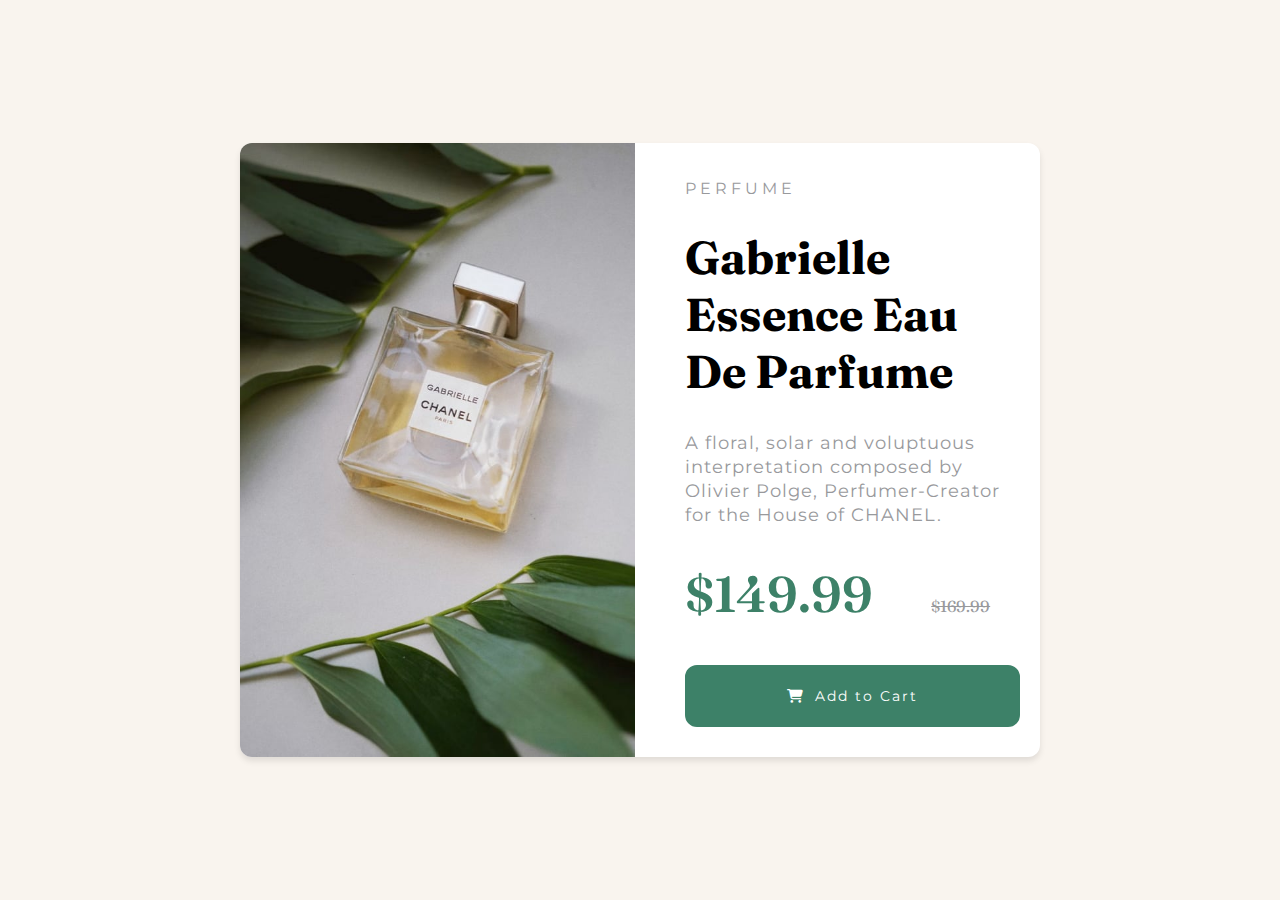
<file: index.html>
<!DOCTYPE html>
<html lang="en">

<head>
    <meta charset="UTF-8">
    <meta name="viewport" content="width=device-width, initial-scale=1.0">
    <title>card</title>
    <link rel="stylesheet" href="cad.css">
    <link rel="stylesheet" href="https://cdnjs.cloudflare.com/ajax/libs/font-awesome/6.7.2/css/all.min.css"
        integrity="sha512-Evv84Mr4kqVGRNSgIGL/F/aIDqQb7xQ2vcrdIwxfjThSH8CSR7PBEakCr51Ck+w+/U6swU2Im1vVX0SVk9ABhg=="
        crossorigin="anonymous" referrerpolicy="no-referrer" />
    <link rel="preconnect" href="https://fonts.googleapis.com">
    <link rel="preconnect" href="https://fonts.gstatic.com" crossorigin>
    <link
        href="https://fonts.googleapis.com/css2?family=Fraunces:ital,opsz,wght@0,9..144,100..900;1,9..144,100..900&display=swap"
        rel="stylesheet">
    <link rel="preconnect" href="https://fonts.googleapis.com">
    <link rel="preconnect" href="https://fonts.gstatic.com" crossorigin>
    <link href="https://fonts.googleapis.com/css2?family=Montserrat:ital,wght@0,100..900;1,100..900&display=swap"
        rel="stylesheet">
</head>

<body>
    <div class="container">
        <div class="card">
            <div class="image-section">
                <img src="image-product-desktop.jpg" alt="no">
            </div>
            <div class="content">
                <p class="perfume">
                    PERFUME
                </p>
                <h1 class="title">Gabrielle<br> Essence Eau<br> De Parfume</h1>
                <p class="description">
                    A floral, solar and voluptuous<br> interpretation composed by<br> Olivier Polge,
                    Perfumer-Creator<br> for the House of CHANEL.
                </p>
                <div class="price-section">
                    <span class="current-price">$149.99</span>
                    <span class="original-price">$169.99</span>
                </div>
                <button class="btn"><i class="fa-solid fa-cart-shopping"></i>Add to Cart</button>

            </div>
        </div>
    </div>
</body>

</html>
</file>
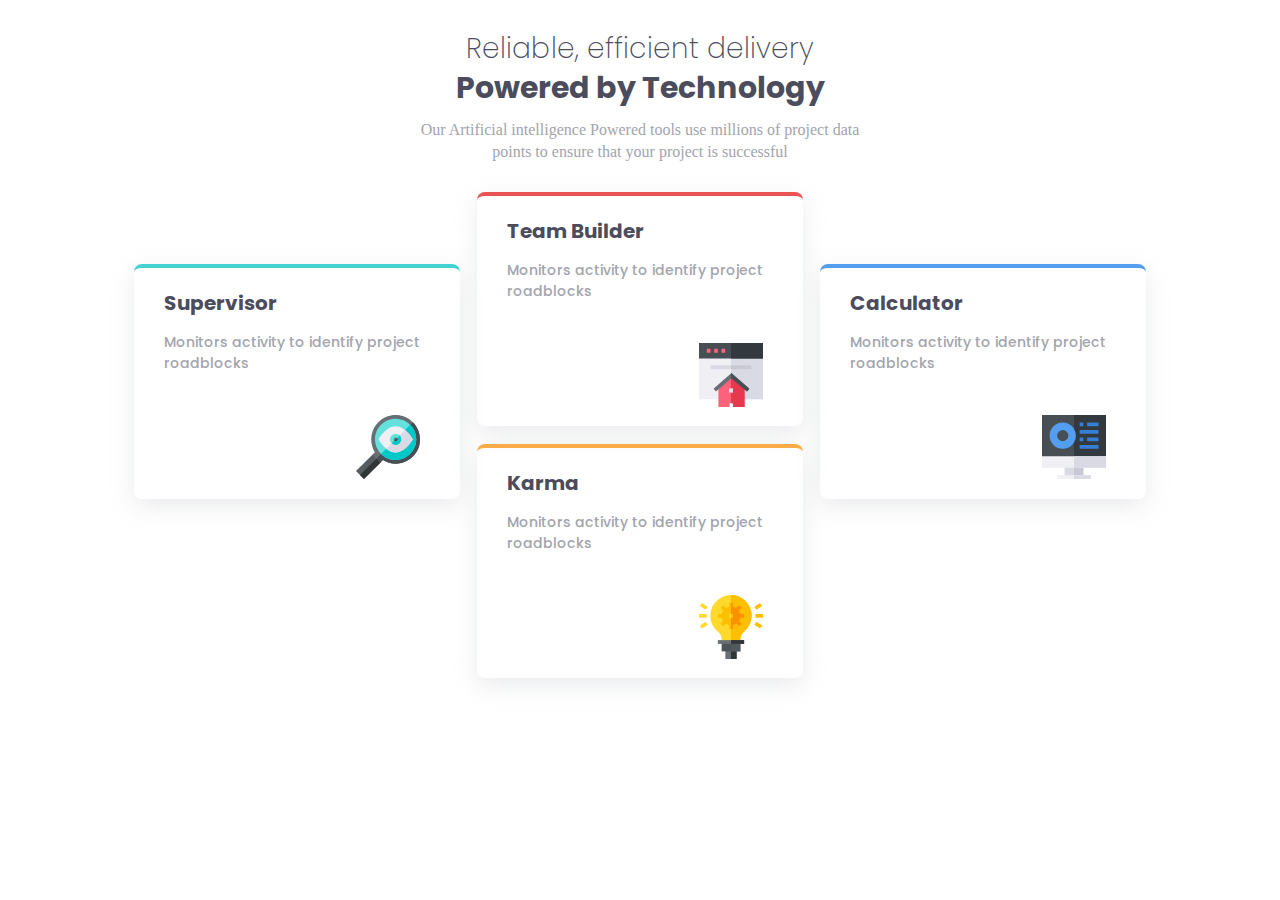
<file: card.html>
<!DOCTYPE html>
<html lang="en">

<head>
    <meta charset="UTF-8">
    <meta name="viewport" content="width=device-width, initial-scale=1.0">
    <title>four</title>
    <link rel="stylesheet" href="style.css">
    <link rel="preconnect" href="https://fonts.googleapis.com">
    <link rel="preconnect" href="https://fonts.gstatic.com" crossorigin>
    <link
        href="https://fonts.googleapis.com/css2?family=Poppins:ital,wght@0,100;0,200;0,300;0,400;0,500;0,600;0,700;0,800;0,900;1,100;1,200;1,300;1,400;1,500;1,600;1,700;1,800;1,900&display=swap"
        rel="stylesheet">
</head>

<body>
    <div class="container">
        <div class="content">
            <h3>Reliable, efficient delivery</h3>
            <h2>Powered by Technology</h2>
            <p>Our Artificial intelligence Powered tools use millions of project data<br> points to ensure that your
                project is successful</p>
        </div>
        <div class="row">
            <div class="card-one">
                <h3>Supervisor</h3>
                <p>Monitors activity to identify project<br> roadblocks</p>
                <img src="icon-supervisor.svg" alt="">
            </div>
            <div class="row2">
                <div class="card-two">
                    <h3>Team Builder</h3>
                    <p>Monitors activity to identify project<br> roadblocks</p>
                    <img src="icon-team-builder.svg" alt="">
                </div>
                <div class="card-3">
                    <h3>Karma</h3>
                    <p>Monitors activity to identify project<br> roadblocks</p>
                    <img src="icon-karma.svg" alt="">
                </div>
            </div>
            <div class="card-4">
                <h3>Calculator</h3>
                <p>Monitors activity to identify project<br> roadblocks</p>
                <img src="icon-calculator.svg" alt="">
            </div>
        </div>

    </div>
</body>

</html>
</file>
<file: cad.css>
.container {
  max-width: 1130px !important;
  width: 100%;
  padding: 0px 50px;
  margin: auto;
  justify-content: center;
  display: flex;
}
body {
  font-family: Arial, sans-serif;
  background-color: #f9f4ee;
  display: flex;
  justify-content: center;
  align-items: center;
  height: 100vh;
  margin: 0;
}

.card {
  display: flex;
  max-width: 800px;
  background-color: #fff;
  border-radius: 12px;
  overflow: hidden;
  box-shadow: 0 4px 6px rgba(0, 0, 0, 0.1);
}
.image-section {
  width: 100%;
}
.image-section img {
  width: 100%;
  height: 100%;
}
.content {
  padding: 24px 60px 20px 60px;
  width: 100%;
}
p.perfume {
  color: #98999c;
  font-size: 16px;
  letter-spacing: 4px;
  font-family: "Montserrat", serif;
}
h1.title {
  font-size: 46px;
  font-weight: 700;
  font-family: "Fraunces", serif;
}
.content {
  padding: 20px 0px 30px 50px;
  width: 90%;
}
p.description {
  font-size: 18px;
  line-height: 24px;
  font-weight: 400;
  letter-spacing: 1px;
  color: #98999c;
  font-family: "Montserrat", serif;
}
span.current-price {
  font-size: 50px;
  color: #3d8168;
  font-family: "Fraunces", serif;
  font-weight: 600;
}
span.original-price {
  color: #98999c;
  text-decoration: line-through;
  margin-left: 6vh;
  font-family: "Fraunces", serif;
}
button.btn {
  color: white;
  background: #3d8168;
  border: 2px solid #3d8168;
  padding: 20px 100px 20px 100px !important;
  font-size: 14px;
  border-radius: 12px;
  margin-top: 40px;
  letter-spacing: 2px;
  font-family: "Montserrat", serif;
}
i.fa-solid.fa-cart-shopping {
  margin-right: 10px;
}
.price-section {
  margin-top: 36px;
}
button.btn:hover{
   background-color: transparent;
   color: #3d8168; 
}

/* responsive====== */
@media(max-width: 768px){
  .content {
    padding: 20px 20px 30px 32px;
}
.card{
  margin-top: 20px;
  margin-bottom: 20px;
}
p.description {
  font-size: 16px;
}
h1.title {
  font-size: 44px;
}
button.btn {
  padding: 20px 89px 20px 80px !important;
  font-size: 12px; 
}
i.fa-solid.fa-cart-shopping {
  margin-right: 4px;
}
}
@media(max-width: 425px){
  .container {
    padding: 0px 34px;
    display: flex;
    flex-direction: column;
}
.card {
  display: flex;
  flex-direction: column;
  margin-top: 20px;
  margin-bottom: 20px;
}
.image-section {
  width: 100%;
  height: 24%;
}

h1.title {
  font-size: 40px;
}
p.description {
  font-size: 14px;
}
span.current-price {
  font-size: 42px;
}
span.original-price {
  font-size: 14px;
}
button.btn {
  padding: 20px 80px 20px 80px !important;
}
.content {
  padding: 20px 0px 30px 43px;
}
.image-section img {
  width: 100%;
  max-height: 260px;
}
}
@media(max-width: 375px){
  .container {
    padding: 0px 20px;
}
button.btn {
  padding: 20px 70px 20px 70px !important;
}
}
@media(max-width: 320px){
  .content {
    padding: 20px 0px 30px 22px;
}
h1.title {
  font-size: 36px;
}
p.description {
  font-size: 12px;
}
span.current-price {
  font-size: 38px;
}
button.btn {
  padding: 20px 60px 20px 60px !important;
  margin-top: 34px;
}
.price-section {
  margin-top: 30px;
}
p.perfume {
  font-size: 14px;
}
}
</file>
<file: style.css>
.container {
  max-width: 1130px !important;
  width: 100%;
  padding: 0px 50px;
  margin: auto;
}
.content h3 {
  font-size: 28px;
  color: #4b4c5c;
  margin-bottom: -10px;
  font-family: "Poppins", serif;
  font-weight: 200;
}
.content {
  text-align: center;
}
.content h2 {
  font-size: 30px;
  font-family: "Poppins", serif;
  margin-top: 5px;
  margin-bottom: 0px;
  color: #4b4c5c;
}
.content p {
  margin-top: 8px;
  font-size: 16px;
  color: #a2a4ad;
  line-height: 22px;
  /* letter-spacing: 1px; */
}
.row {
  display: flex;
  column-gap: 17px;
  margin-top: 101px;
  width: 100%;
  justify-content: center;
}
.row2 {
  position: relative;
  bottom: 72px;
}
/* card-one */
.card-one h3 {
  font-size: 20px;
  color: #4b4c5c;
  margin-bottom: 0px;
  font-family: "Poppins", serif;
  margin-top: 0px;
}
.card-one p {
  font-size: 14px;
  font-weight: 500;
  font-family: "Poppins", serif;
  color: #a2a4ad;
}
.card-one {
  box-shadow: rgba(149, 157, 165, 0.2) 0px 8px 24px;
  padding: 20px 40px 20px 30px;
  border-top: 4px solid #45d2d2;
  border-radius: 8px;
  max-height: 191px;
}
.card-one img {
  float: right;
  margin-top: 27px;
}
/* card-two */
.card-two h3 {
  font-size: 20px;
  color: #4b4c5c;
  margin-bottom: 0px;
  font-family: "Poppins", serif;
  margin-top: 0px;
}
.card-two p {
  font-size: 14px;
  font-weight: 500;
  font-family: "Poppins", serif;
  color: #a2a4ad;
}
.card-two {
  box-shadow: rgba(149, 157, 165, 0.2) 0px 8px 24px;
  padding: 20px 40px 20px 30px;
  border-top: 4px solid #ea5353;
  border-radius: 8px;
  height: 190px;
  margin-bottom: 18px;
  
}
.card-two img {
  float: right;
  margin-top: 27px;
}
/* card3/ */
.card-3 h3 {
  font-size: 20px;
  color: #4b4c5c;
  margin-bottom: 0px;
  font-family: "Poppins", serif;
  margin-top: 0px;
}
.card-3 p {
  font-size: 14px;
  font-weight: 500;
  font-family: "Poppins", serif;
  color: #a2a4ad;
}
.card-3 {
  box-shadow: rgba(149, 157, 165, 0.2) 0px 8px 24px;
  padding: 20px 40px 20px 30px;
  border-top: 4px solid #faac48;
  border-radius: 8px;
  height: 190px;
}
.card-3 img {
  float: right;
  margin-top: 27px;
}
/* card4 */
.card-4 h3 {
  font-size: 20px;
  color: #4b4c5c;
  margin-bottom: 0px;
  font-family: "Poppins", serif;
  margin-top: 0px;
}
.card-4 p {
  font-size: 14px;
  font-weight: 500;
  font-family: "Poppins", serif;
  color: #a2a4ad;
}
.card-4 {
  box-shadow: rgba(149, 157, 165, 0.2) 0px 8px 24px;
  padding: 20px 40px 20px 30px;
  border-top: 4px solid #549ef2;
  border-radius: 8px;
  max-height: 191px;
}
.card-4 img {
  float: right;
  margin-top: 27px;
}
/* responsive===== */

@media (max-width: 768px) {
  .card-one,
  .card-two,
  .card-3,
  .card-4 {
    padding: 20px 16px 40px 38px;
  }
}
@media (max-width: 425px) {
  .row {
    display: flex;
    margin-top: 40px;
    flex-direction: column;
    margin-bottom: 30px;
}
.row2 {
  position: relative;
  top: 20px;
}
.card-4 {
  margin-top: 40px;
}
.content p {
  font-size: 14px;
}
}
@media (max-width: 375px) {
  .content h2 {
    font-size: 29px;
}
.content p {
  font-size: 13px;
}
}
@media (max-width: 320px) {
  .content h3 {
    font-size: 25px;
}
.content h2 {
  font-size: 24px;
}
.content p {
  font-size: 11px;
}
}
</file>
